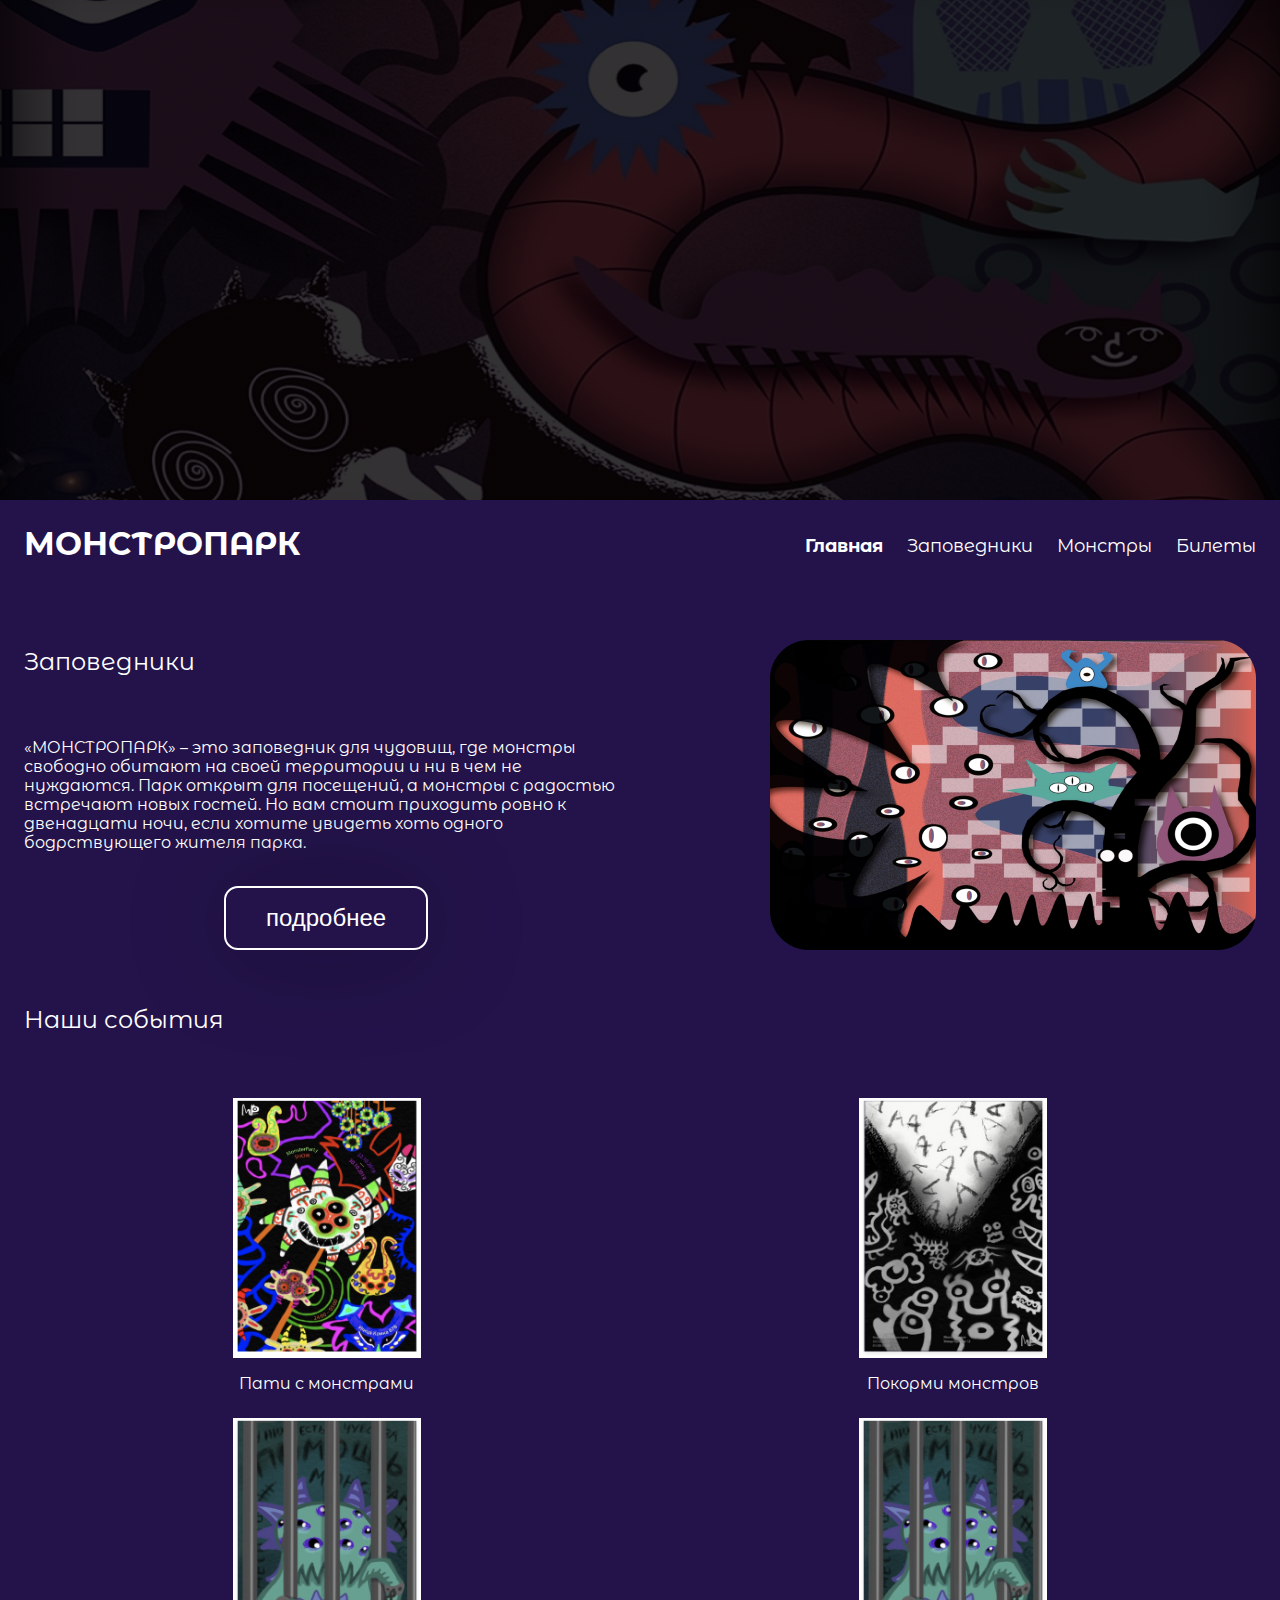
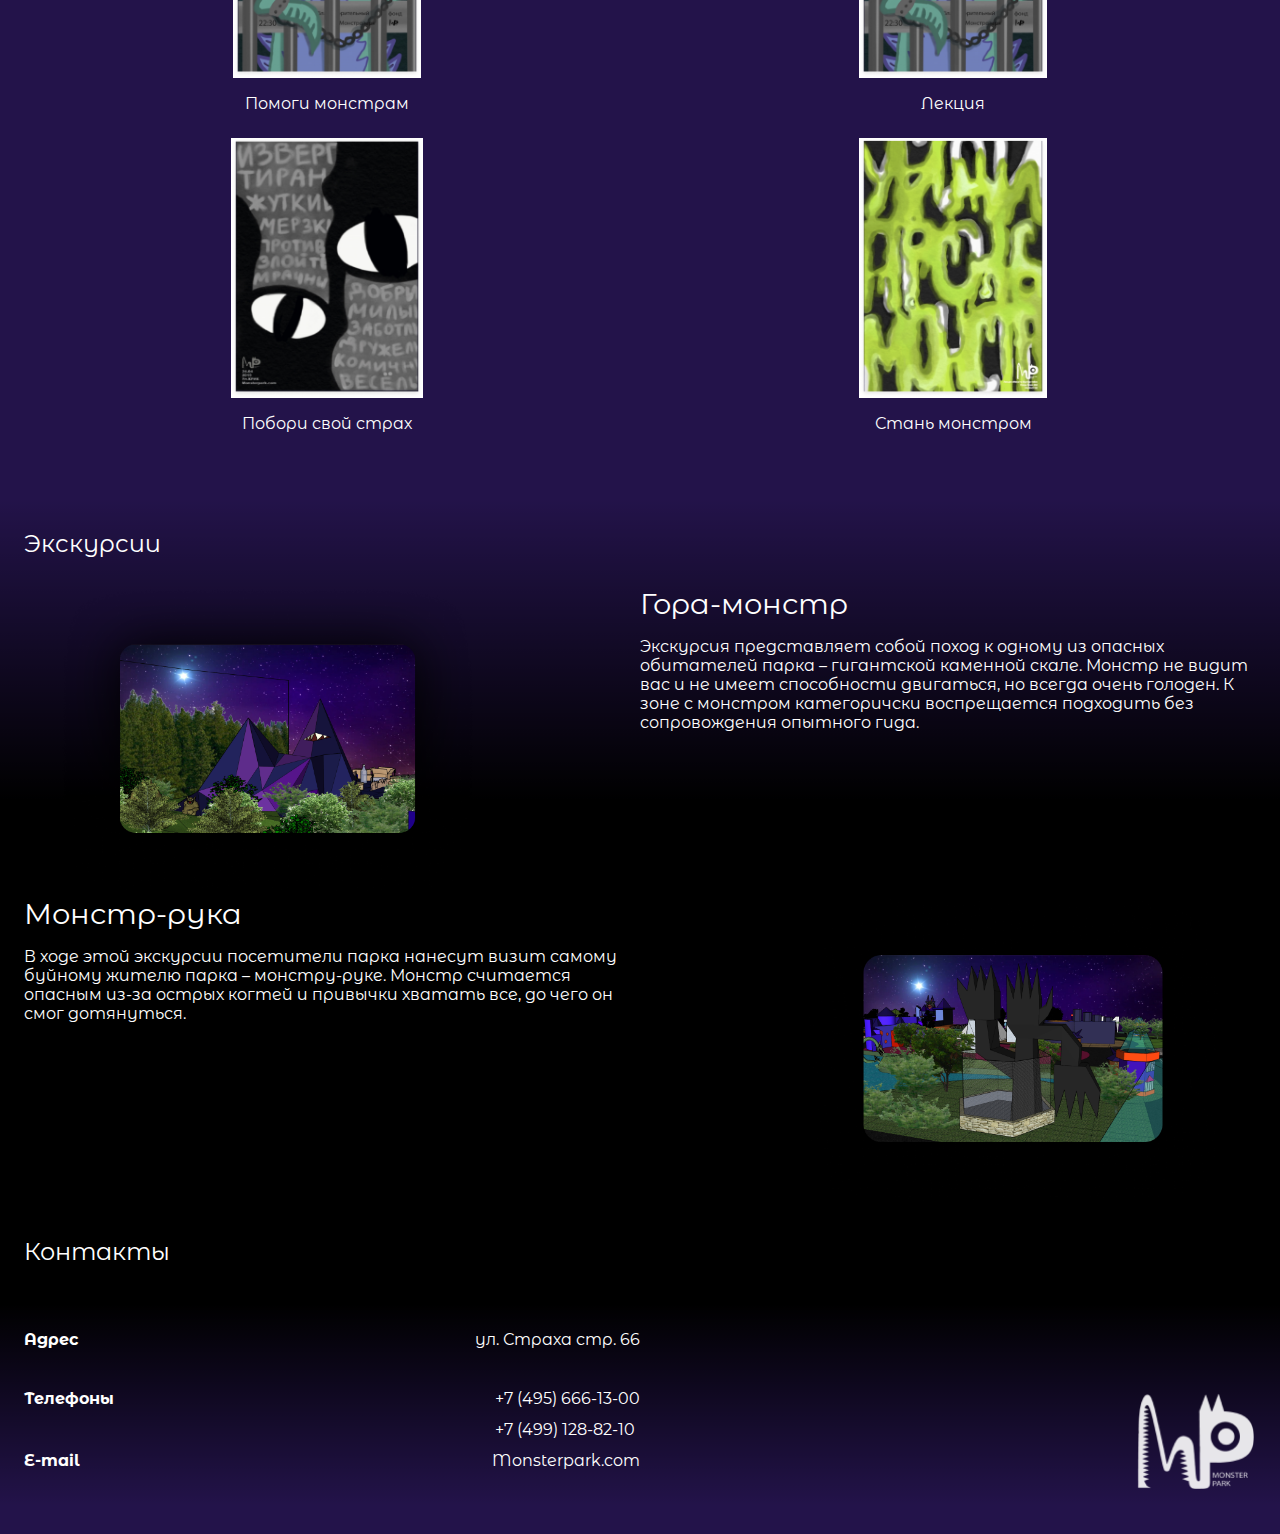
<file: index.html>
<!DOCTYPE html>
<html lang="en">

<head>
    <meta charset="UTF-8">
    <meta name="viewport" content="width=device-width, initial-scale=1.0">
    <link rel="stylesheet" href="./assets/styles/font.css">
    <link rel="stylesheet" href="./assets/styles/common.css">
    <link rel="stylesheet" href="./assets/styles/desktop.css">
    <link rel="stylesheet" href="./assets/styles/pad.css">
    <link rel="stylesheet" href="./assets/styles/phone.css">
    <title>Монстропарк</title>
</head>

<body>
    <div class="entertainment">
        <div class="spotlight-container">
            <div class="spotlight"></div>
        </div>
    </div>
    <header class="page-header page-paddings">
        <div class="page-header__name">
            <h1 class="name">Монстропарк</h1>
        </div>
        <div class="page-menu">
            <div class="main-menu main-menu_large">
                <ul class="main-menu__list">
                    <li class="main-menu__item main-menu__item_active">
                        <a class="link main-menu__link" href="./index.html">Главная</a>
                    </li>
                    <li class="main-menu__item">
                        <a class="link main-menu__link" href="./reserves.html">Заповедники</a>
                    </li>
                    <li class="main-menu__item">
                        <a class="link main-menu__link" href="./monsters.html">Монстры</a>
                    </li>
                    <li class="main-menu__item">
                        <a class="link main-menu__link" href="./tickets.html">Билеты</a>
                    </li>
                </ul>
            </div>
            <div class="main-menu main-menu_phone">
                <div class="main-menu__container">
                    <button class="main-menu__button">
                        <div class="menu__icon"></div>
                    </button>
                </div>
                <ul class="main-menu__list main-menu__list_hidden">
                    <li class="main-menu__item main-menu__item_active">
                        <a class="link main-menu__link" href="./index.html">Главная</a>
                    </li>
                    <li class="main-menu__item">
                        <a class="link main-menu__link" href="./reserves.html">Заповедники</a>
                    </li>
                    <li class="main-menu__item">
                        <a class="link main-menu__link" href="./monsters.html">Монстры</a>
                    </li>
                    <li class="main-menu__item">
                        <a class="link main-menu__link" href="./tickets.html">Билеты</a>
                    </li>
                </ul>
            </div>
        </div>
    </header>
    <main class="page-content">
        <section class="section page-paddings">
            <div class="informer">
                <div class="informer__column">
                    <h2>Заповедники</h2>
                    <div class="informer__container">
                        <p class="informer__text">
                            «МОНСТРОПАРК» – это заповедник для чудовищ, где монстры свободно обитают на своей территории и ни в чем не нуждаются. Парк открыт для посещений, а монстры с радостью встречают новых гостей. Но вам стоит приходить ровно к двенадцати ночи, если хотите увидеть
                            хоть одного бодрствующего жителя парка.
                        </p>
                    </div>
                    <div class="informer__container button-container">
                        <button class="button" onclick="location.href='./reserves.html'">Подробнее</button>
                    </div>
                </div>
                <div class="informer__column informer__column_right">
                    <div class="informer__image reserve-card"></div>
                </div>
            </div>
        </section>
        <section class="section section_gallery page-paddings">
            <h2>Наши события</h2>
            <div class="gallery gallery_events">
                <div class="gallery-card gallery-card_event card">
                    <div class="card__image">
                        <img class="image-card" src="./assets/images/card_1.jpg" alt="">
                    </div>
                    <p class="card__title">
                        Пати с монстрами
                    </p>
                </div>
                <div class="gallery-card gallery-card_event card">
                    <div class="card__image">
                        <img class="image-card" src="./assets/images/card_2.jpg" alt="">
                    </div>
                    <p class="card__title">
                        Покорми монстров
                    </p>
                </div>
                <div class="gallery-card gallery-card_event card">
                    <div class="card__image">
                        <img class="image-card" src="./assets/images/card_3.jpg" alt="">
                    </div>
                    <p class="card__title">
                        Помоги монстрам
                    </p>
                </div>
                <div class="gallery-card gallery-card_event card">
                    <div class="card__image">
                        <img class="image-card" src="./assets/images/card_3.jpg" alt="">
                    </div>
                    <p class="card__title">
                        Лекция
                    </p>
                </div>
                <div class="gallery-card gallery-card_event card">
                    <div class="card__image">
                        <img class="image-card" src="./assets/images/card_4.jpg" alt="">
                    </div>
                    <p class="card__title">
                        Побори свой страх
                    </p>
                </div>
                <div class="gallery-card gallery-card_event card">
                    <div class="card__image">
                        <img class="image-card" src="./assets/images/card_5.jpg" alt="">
                    </div>
                    <p class="card__title">
                        Стань монстром
                    </p>
                </div>
            </div>
        </section>
        <section class="section section_black section_rows page-paddings">
            <h2>Экскурсии</h2>

            <div class="informer">
                <div class="informer__column informer__column_left">
                    <div class="informer__image mountain-card"></div>
                </div>
                <div class="informer__column">
                    <div class="informer__container">
                        <h3 class="informer__title">Гора-монстр</h3>
                        <p class="informer__text">
                            Экскурсия представляет собой поход к одному из опасных обитателей парка – гигантской каменной скале. Монстр не видит вас и не имеет способности двигаться, но всегда очень голоден. К зоне с монстром категоричски воспрещается подходить без сопровождения
                            опытного гида.
                        </p>
                    </div>
                </div>
            </div>
            <div class="informer">
                <div class="informer__column">
                    <div class="informer__container">
                        <h3 class="informer__title">Монстр-рука</h3>
                        <p class="informer__text">
                            В ходе этой экскурсии посетители парка нанесут визит самому буйному жителю парка – монстру-руке. Монстр считается опасным из-за острых когтей и привычки хватать все, до чего он смог дотянуться.
                        </p>
                    </div>
                </div>
                <div class="informer__column informer__column_right">
                    <div class="informer__image hand-card"></div>
                </div>
            </div>
        </section>
    </main>
    <footer class="page-footer page-paddings">
        <h2>Контакты</h2>
        <div class="footer-content">
            <div class="footer__contacts contacts">
                <div class="contacts__row">
                    <div class="contacts__cell contacts__title">Адрес</div>
                    <div class="contacts__cell contacts__info">ул. Страха стр. 66</div>
                </div>
                <div class="contacts__row">
                    <div class="contacts__cell contacts__title">Телефоны</div>
                    <div class="contacts__cell contacts__info">
                        <p class="contacts__text">+7 (495) 666-13-00 </p>
                        <p class="contacts__text">+7 (499) 128-82-10</p>
                    </div>
                </div>
                <div class="contacts__row">
                    <div class="contacts__cell contacts__title">E-mail</div>
                    <div class="contacts__cell contacts__info">Monsterpark.com</div>
                </div>
            </div>
            <div class="footer__logo">
                <div class="logo"></div>
            </div>
        </div>
    </footer>
    <script src="./assets/js/index.js"></script>
</body>

</html>
</file>
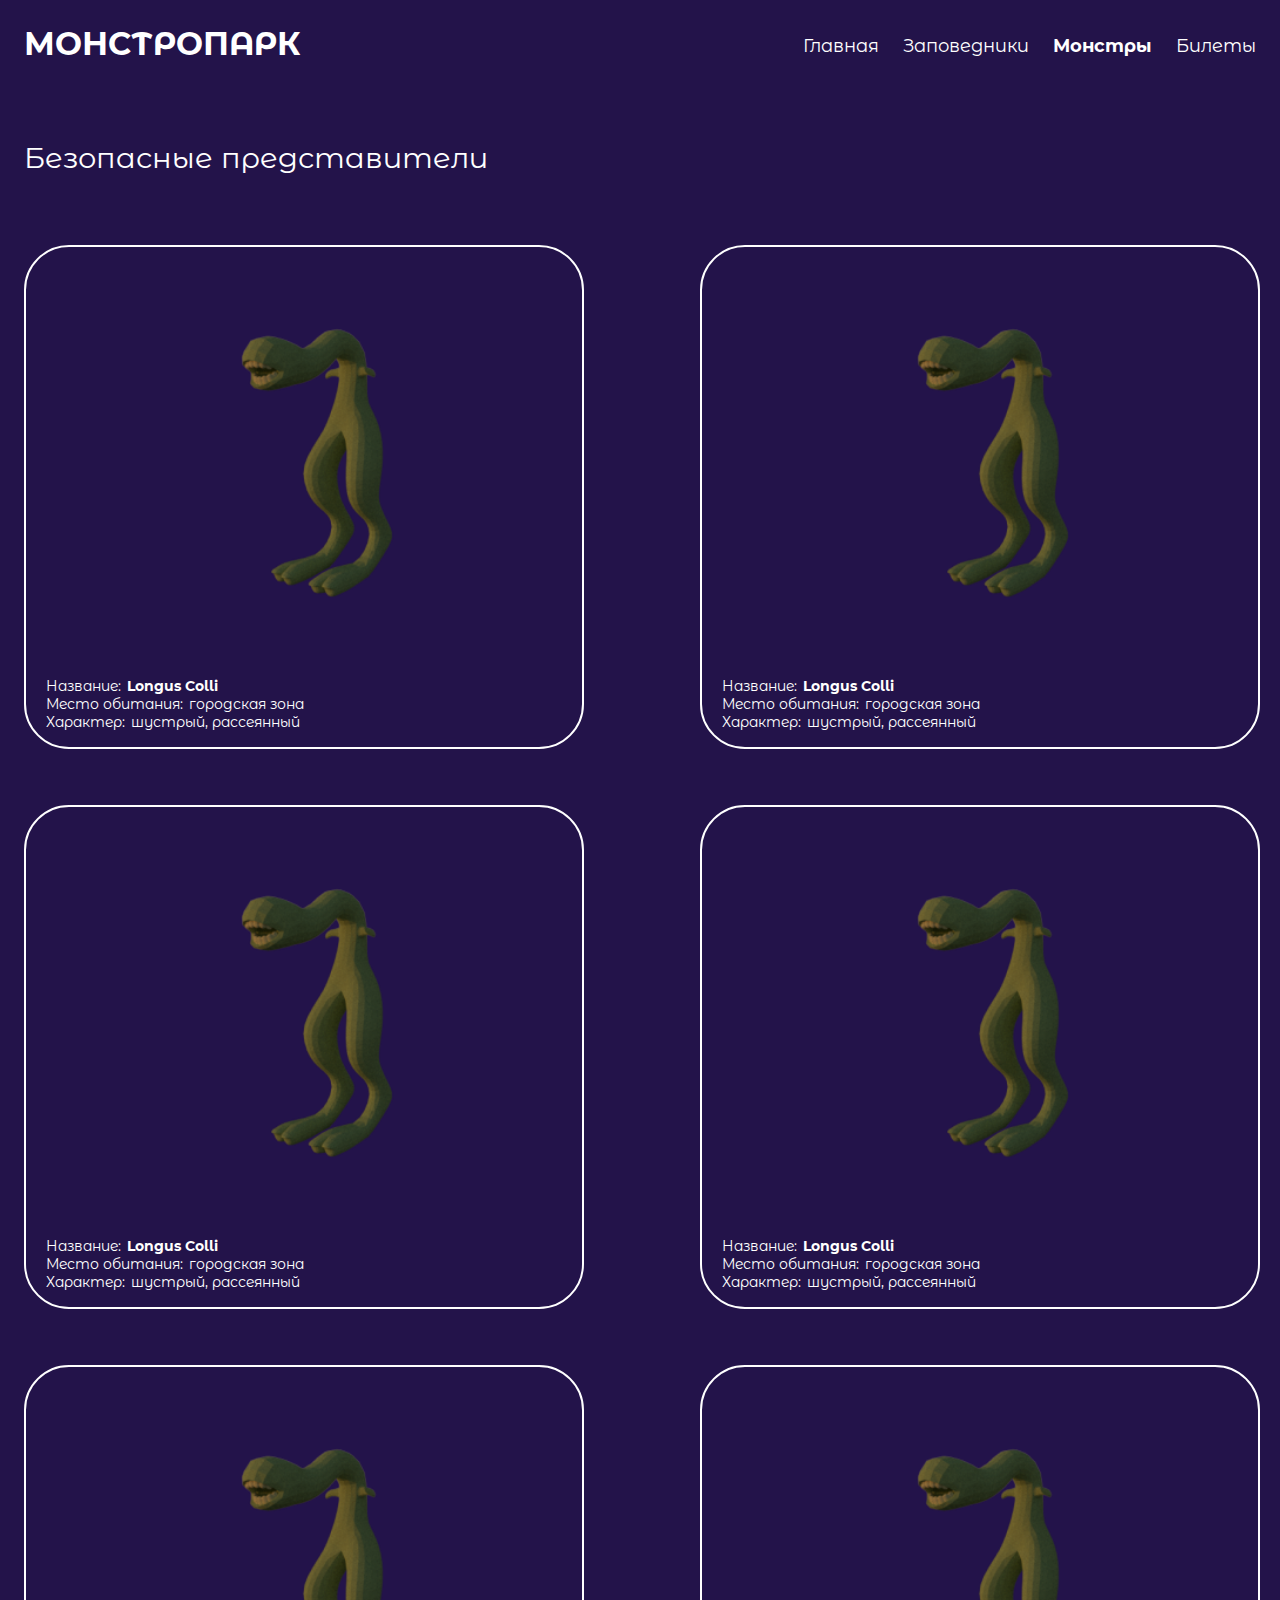
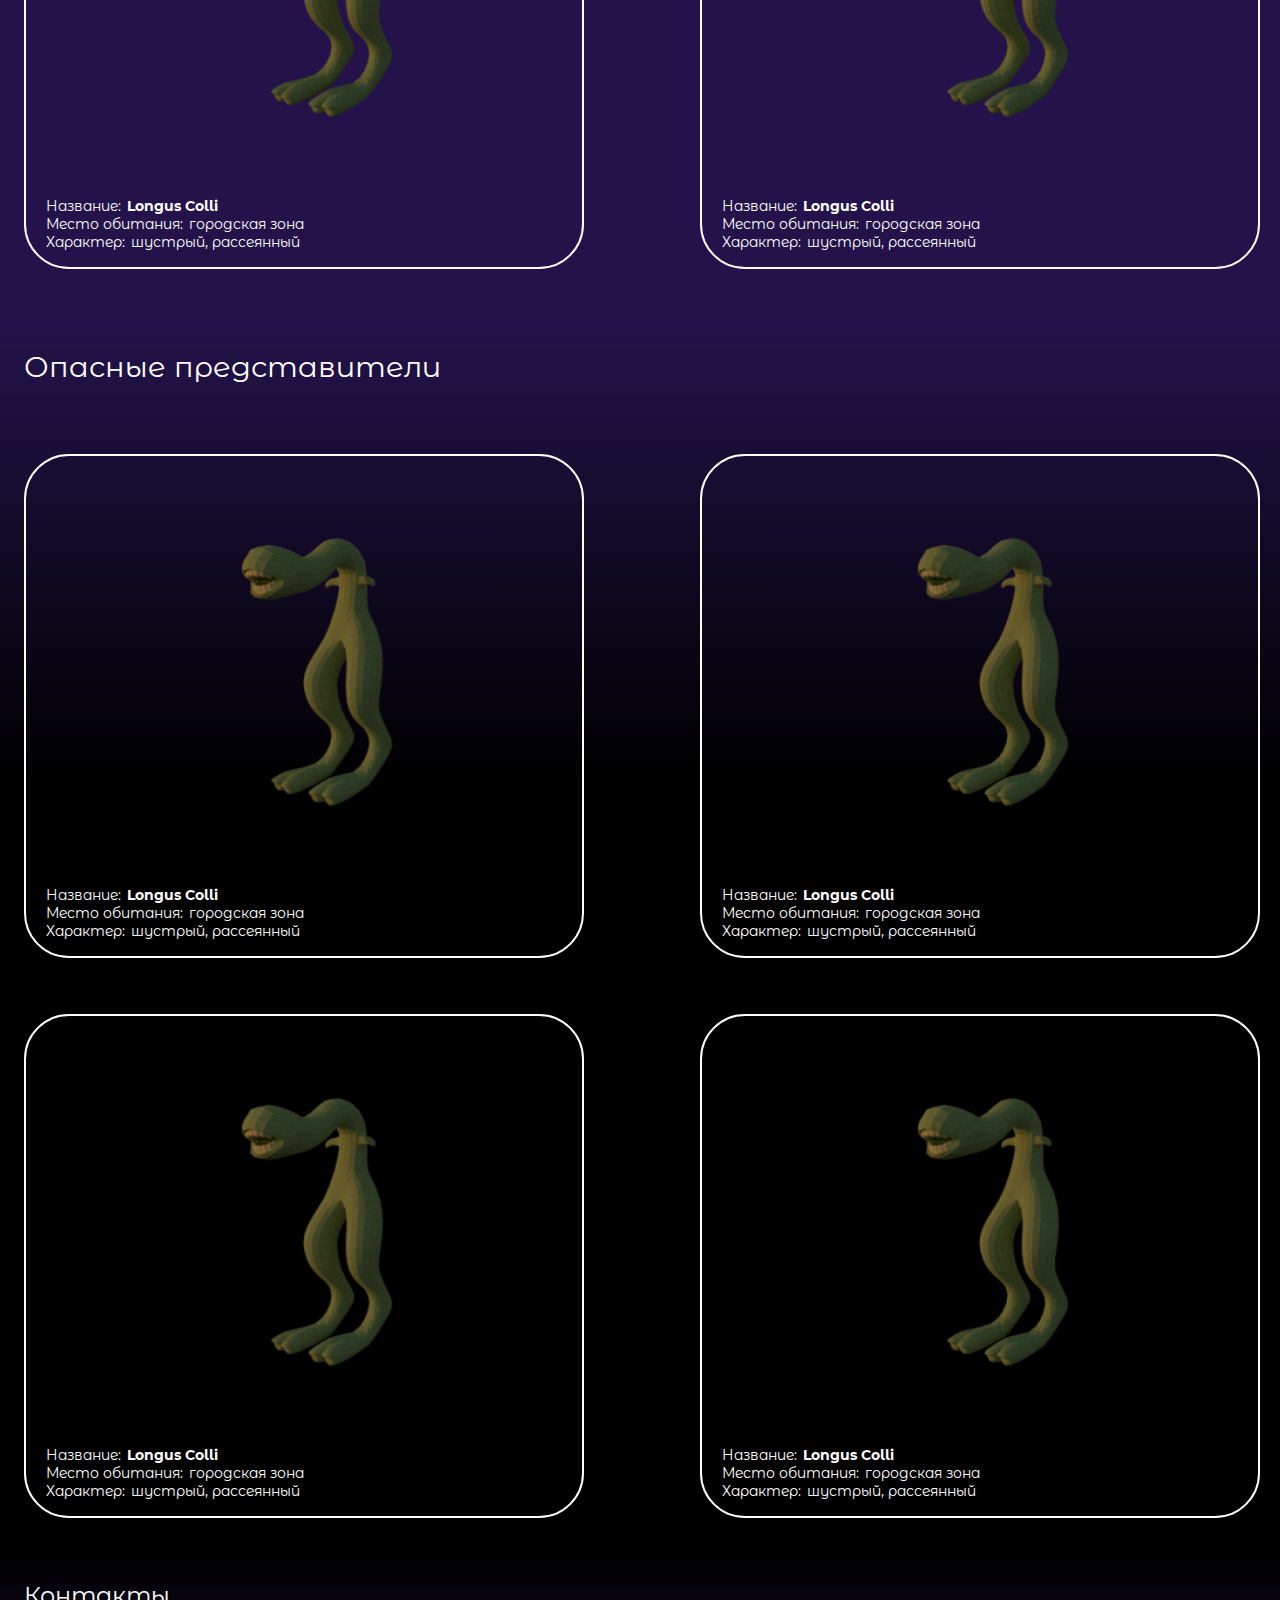
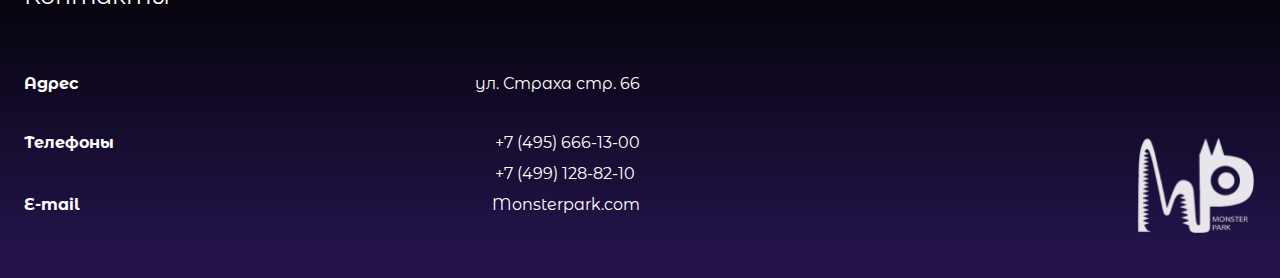
<file: monsters.html>
<!DOCTYPE html>
<html lang="en">

<head>
    <meta charset="UTF-8">
    <meta name="viewport" content="width=device-width, initial-scale=1.0">
    <link rel="stylesheet" href="./assets/styles/font.css">
    <link rel="stylesheet" href="./assets/styles/common.css">
    <link rel="stylesheet" href="./assets/styles/desktop.css">
    <link rel="stylesheet" href="./assets/styles/pad.css">
    <link rel="stylesheet" href="./assets/styles/phone.css">
    <title>Монстропарк - Монстры</title>
</head>

<body>
    <header class="page-header page-paddings">
        <div class="page-header__name">
            <h1 class="name">Монстропарк</h1>
        </div>
        <div class="page-menu">
            <div class="main-menu main-menu_large">
                <ul class="main-menu__list">
                    <li class="main-menu__item">
                        <a class="link main-menu__link" href="./index.html">Главная</a>
                    </li>
                    <li class="main-menu__item">
                        <a class="link main-menu__link" href="./reserves.html">Заповедники</a>
                    </li>
                    <li class="main-menu__item main-menu__item_active">
                        <a class="link main-menu__link" href="./monsters.html">Монстры</a>
                    </li>
                    <li class="main-menu__item">
                        <a class="link main-menu__link" href="./tickets.html">Билеты</a>
                    </li>
                </ul>
            </div>
            <div class="main-menu main-menu_phone">
                <div class="main-menu__container">
                    <button class="main-menu__button">
                        <div class="menu__icon"></div>
                    </button>
                </div>
                <ul class="main-menu__list main-menu__list_hidden">
                    <li class="main-menu__item">
                        <a class="link main-menu__link" href="./index.html">Главная</a>
                    </li>
                    <li class="main-menu__item">
                        <a class="link main-menu__link" href="./reserves.html">Заповедники</a>
                    </li>
                    <li class="main-menu__item main-menu__item_active">
                        <a class="link main-menu__link" href="./monsters.html">Монстры</a>
                    </li>
                    <li class="main-menu__item">
                        <a class="link main-menu__link" href="./tickets.html">Билеты</a>
                    </li>
                </ul>
            </div>
        </div>
    </header>
    <section class="section page-paddings section_rows">
        <h3 class="header_margin-bottom">Безопасные представители</h3>
        <div class="gallery gallery_monsters">
            <div class="gallery-card card">
                <div class="card__image card__image_1"></div>
                <div class="card__info">
                    <div class="card__info-row">
                        <div class="card__info-title">Название:</div>
                        <div class="card__info-description card__info-description_bold">Longus Colli</div>
                    </div>
                    <div class="card__info-row">
                        <div class="card__info-title">Место обитания:</div>
                        <div class="card__info-description">городская зона</div>
                    </div>
                    <div class="card__info-row">
                        <div class="card__info-title">Характер:</div>
                        <div class="card__info-description">шустрый, рассеянный</div>
                    </div>
                </div>
            </div>
            <div class="gallery-card card">
                <div class="card__image card__image_1"></div>
                <div class="card__info">
                    <div class="card__info-row">
                        <div class="card__info-title">Название:</div>
                        <div class="card__info-description card__info-description_bold">Longus Colli</div>
                    </div>
                    <div class="card__info-row">
                        <div class="card__info-title">Место обитания:</div>
                        <div class="card__info-description">городская зона</div>
                    </div>
                    <div class="card__info-row">
                        <div class="card__info-title">Характер:</div>
                        <div class="card__info-description">шустрый, рассеянный</div>
                    </div>
                </div>
            </div>
            <div class="gallery-card card">
                <div class="card__image card__image_1"></div>
                <div class="card__info">
                    <div class="card__info-row">
                        <div class="card__info-title">Название:</div>
                        <div class="card__info-description card__info-description_bold">Longus Colli</div>
                    </div>
                    <div class="card__info-row">
                        <div class="card__info-title">Место обитания:</div>
                        <div class="card__info-description">городская зона</div>
                    </div>
                    <div class="card__info-row">
                        <div class="card__info-title">Характер:</div>
                        <div class="card__info-description">шустрый, рассеянный</div>
                    </div>
                </div>
            </div>
            <div class="gallery-card card">
                <div class="card__image card__image_1"></div>
                <div class="card__info">
                    <div class="card__info-row">
                        <div class="card__info-title">Название:</div>
                        <div class="card__info-description card__info-description_bold">Longus Colli</div>
                    </div>
                    <div class="card__info-row">
                        <div class="card__info-title">Место обитания:</div>
                        <div class="card__info-description">городская зона</div>
                    </div>
                    <div class="card__info-row">
                        <div class="card__info-title">Характер:</div>
                        <div class="card__info-description">шустрый, рассеянный</div>
                    </div>
                </div>
            </div>
            <div class="gallery-card card">
                <div class="card__image card__image_1"></div>
                <div class="card__info">
                    <div class="card__info-row">
                        <div class="card__info-title">Название:</div>
                        <div class="card__info-description card__info-description_bold">Longus Colli</div>
                    </div>
                    <div class="card__info-row">
                        <div class="card__info-title">Место обитания:</div>
                        <div class="card__info-description">городская зона</div>
                    </div>
                    <div class="card__info-row">
                        <div class="card__info-title">Характер:</div>
                        <div class="card__info-description">шустрый, рассеянный</div>
                    </div>
                </div>
            </div>
            <div class="gallery-card card">
                <div class="card__image card__image_1"></div>
                <div class="card__info">
                    <div class="card__info-row">
                        <div class="card__info-title">Название:</div>
                        <div class="card__info-description card__info-description_bold">Longus Colli</div>
                    </div>
                    <div class="card__info-row">
                        <div class="card__info-title">Место обитания:</div>
                        <div class="card__info-description">городская зона</div>
                    </div>
                    <div class="card__info-row">
                        <div class="card__info-title">Характер:</div>
                        <div class="card__info-description">шустрый, рассеянный</div>
                    </div>
                </div>
            </div>
        </div>
    </section>
    <section class="section page-paddings section_black section_rows">
        <h3 class="header_margin-bottom">Опасные представители</h3>
        <div class="gallery gallery_monsters">
            <div class="gallery-card card">
                <div class="card__image card__image_1"></div>
                <div class="card__info">
                    <div class="card__info-row">
                        <div class="card__info-title">Название:</div>
                        <div class="card__info-description card__info-description_bold">Longus Colli</div>
                    </div>
                    <div class="card__info-row">
                        <div class="card__info-title">Место обитания:</div>
                        <div class="card__info-description">городская зона</div>
                    </div>
                    <div class="card__info-row">
                        <div class="card__info-title">Характер:</div>
                        <div class="card__info-description">шустрый, рассеянный</div>
                    </div>
                </div>
            </div>
            <div class="gallery-card card">
                <div class="card__image card__image_1"></div>
                <div class="card__info">
                    <div class="card__info-row">
                        <div class="card__info-title">Название:</div>
                        <div class="card__info-description card__info-description_bold">Longus Colli</div>
                    </div>
                    <div class="card__info-row">
                        <div class="card__info-title">Место обитания:</div>
                        <div class="card__info-description">городская зона</div>
                    </div>
                    <div class="card__info-row">
                        <div class="card__info-title">Характер:</div>
                        <div class="card__info-description">шустрый, рассеянный</div>
                    </div>
                </div>
            </div>
            <div class="gallery-card card">
                <div class="card__image card__image_1"></div>
                <div class="card__info">
                    <div class="card__info-row">
                        <div class="card__info-title">Название:</div>
                        <div class="card__info-description card__info-description_bold">Longus Colli</div>
                    </div>
                    <div class="card__info-row">
                        <div class="card__info-title">Место обитания:</div>
                        <div class="card__info-description">городская зона</div>
                    </div>
                    <div class="card__info-row">
                        <div class="card__info-title">Характер:</div>
                        <div class="card__info-description">шустрый, рассеянный</div>
                    </div>
                </div>
            </div>
            <div class="gallery-card card">
                <div class="card__image card__image_1"></div>
                <div class="card__info">
                    <div class="card__info-row">
                        <div class="card__info-title">Название:</div>
                        <div class="card__info-description card__info-description_bold">Longus Colli</div>
                    </div>
                    <div class="card__info-row">
                        <div class="card__info-title">Место обитания:</div>
                        <div class="card__info-description">городская зона</div>
                    </div>
                    <div class="card__info-row">
                        <div class="card__info-title">Характер:</div>
                        <div class="card__info-description">шустрый, рассеянный</div>
                    </div>
                </div>
            </div>
        </div>
    </section>
    <footer class="page-footer page-paddings">
        <h2>Контакты</h2>
        <div class="footer-content">
            <div class="footer__contacts contacts">
                <div class="contacts__row">
                    <div class="contacts__cell contacts__title">Адрес</div>
                    <div class="contacts__cell contacts__info">ул. Страха стр. 66</div>
                </div>
                <div class="contacts__row">
                    <div class="contacts__cell contacts__title">Телефоны</div>
                    <div class="contacts__cell contacts__info">
                        <p class="contacts__text">+7 (495) 666-13-00 </p>
                        <p class="contacts__text">+7 (499) 128-82-10</p>
                    </div>
                </div>
                <div class="contacts__row">
                    <div class="contacts__cell contacts__title">E-mail</div>
                    <div class="contacts__cell contacts__info">Monsterpark.com</div>
                </div>
            </div>
            <div class="footer__logo">
                <div class="logo"></div>
            </div>
        </div>
    </footer>
    <script src="./assets/js/index.js"></script>
</body>

</html>
</file>
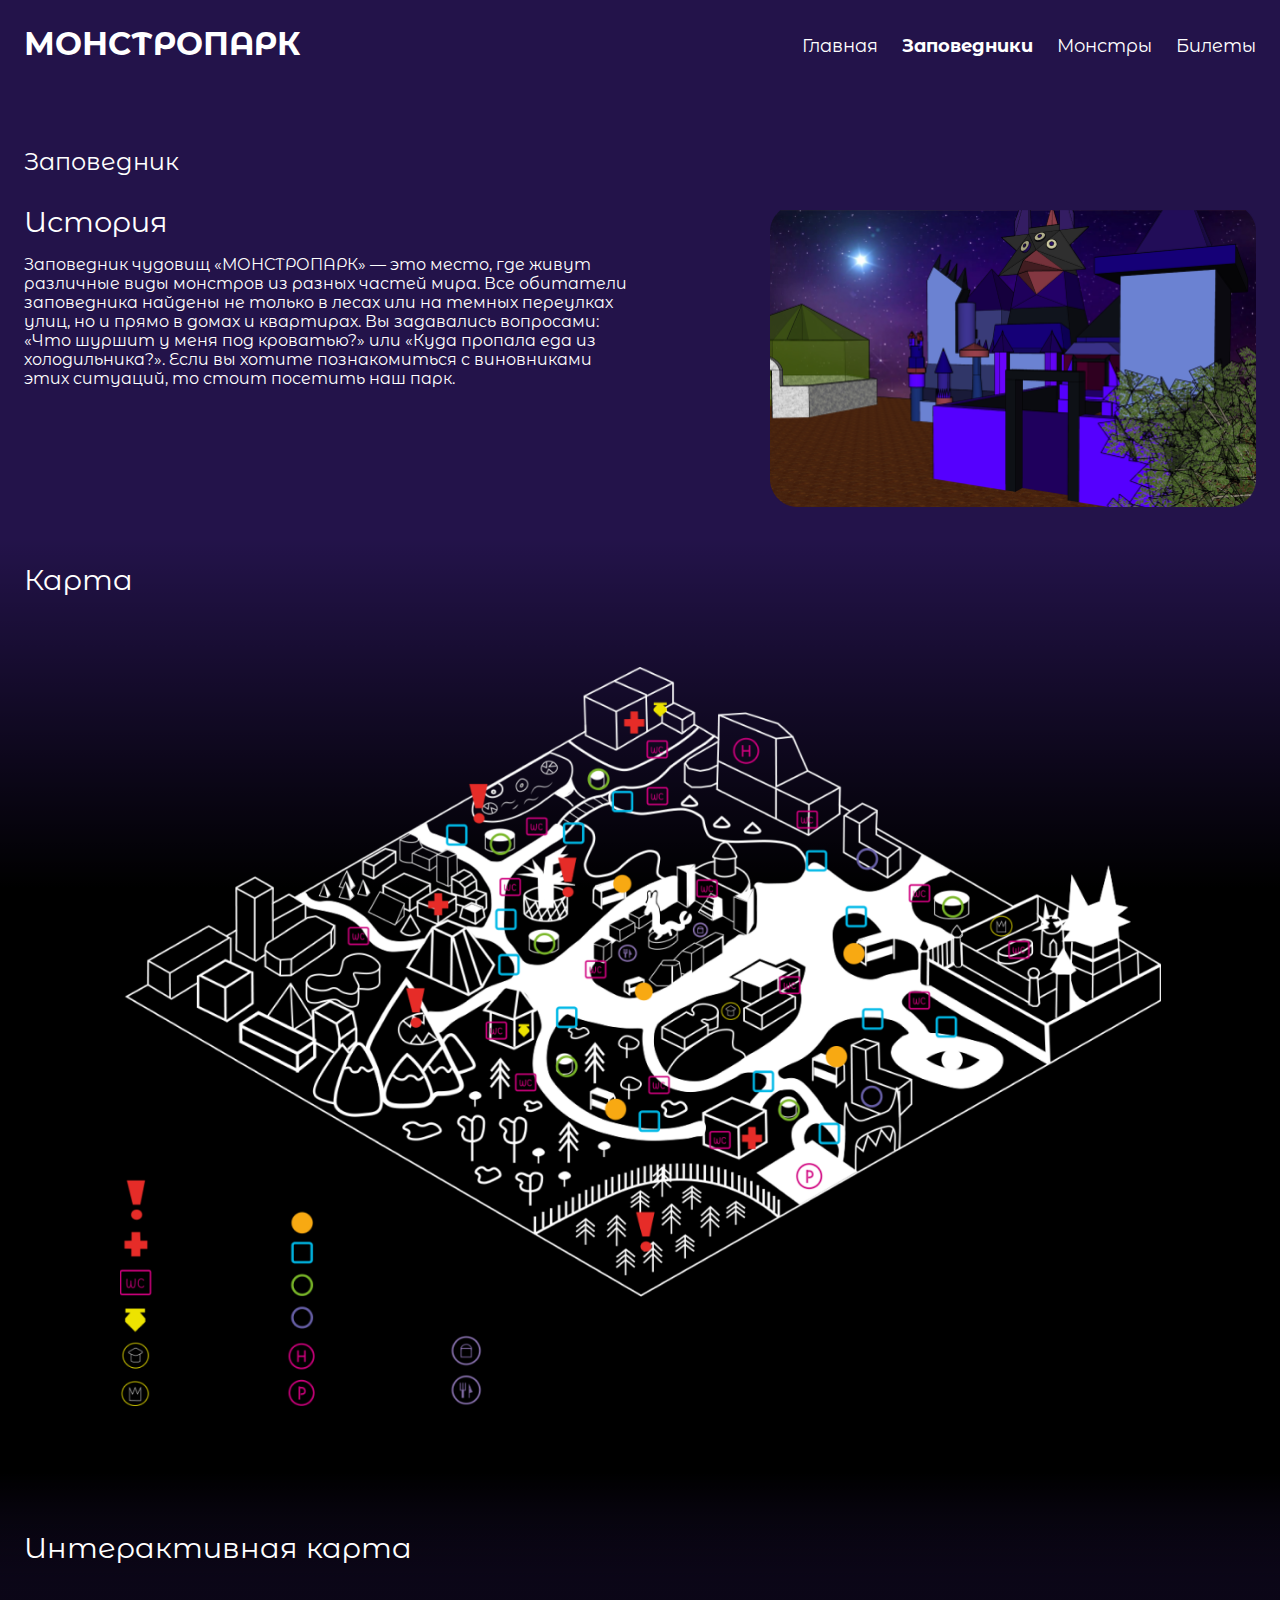
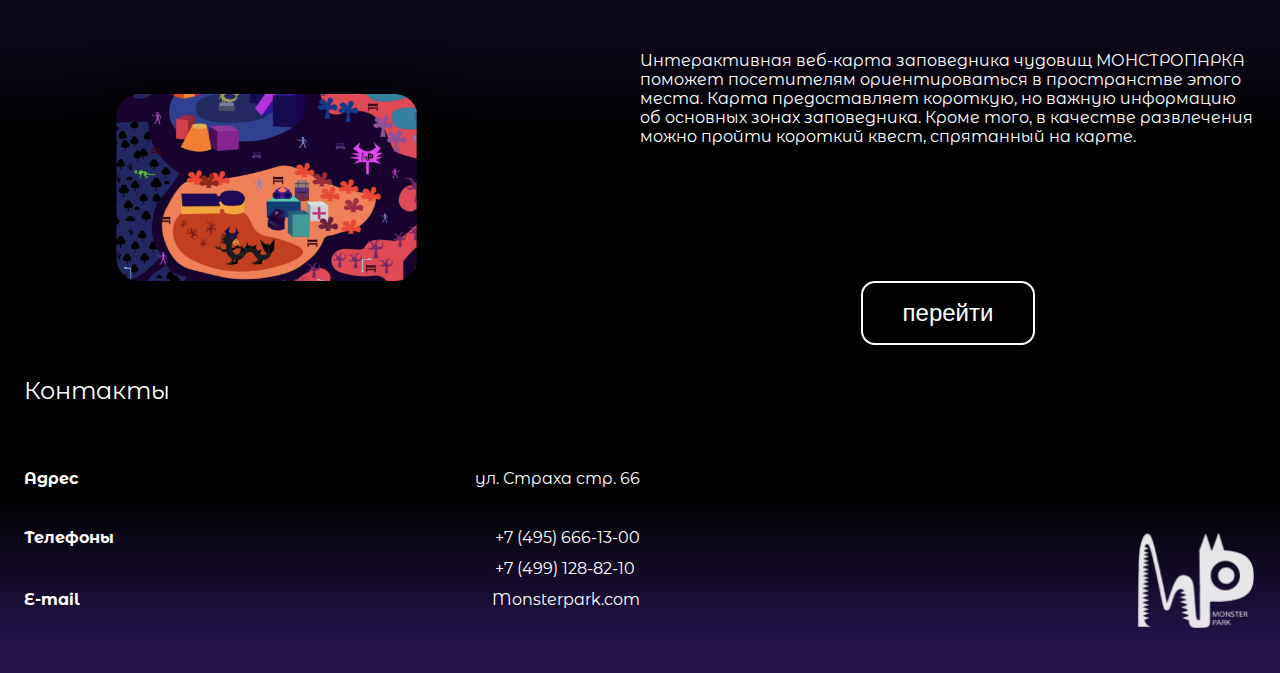
<file: reserves.html>
<!DOCTYPE html>
<html lang="en">

<head>
    <meta charset="UTF-8">
    <meta name="viewport" content="width=device-width, initial-scale=1.0">
    <link rel="stylesheet" href="./assets/styles/font.css">
    <link rel="stylesheet" href="./assets/styles/common.css">
    <link rel="stylesheet" href="./assets/styles/desktop.css">
    <link rel="stylesheet" href="./assets/styles/pad.css">
    <link rel="stylesheet" href="./assets/styles/phone.css">
    <title>Монстропарк - Заповедники</title>
</head>

<body>
    <header class="page-header page-paddings">
        <div class="page-header__name">
            <h1 class="name">Монстропарк</h1>
        </div>
        <div class="page-menu">
            <div class="main-menu main-menu_large">
                <ul class="main-menu__list">
                    <li class="main-menu__item">
                        <a class="link main-menu__link" href="./index.html">Главная</a>
                    </li>
                    <li class="main-menu__item">
                        <a class="link main-menu__link main-menu__item_active" href="./reserves.html">Заповедники</a>
                    </li>
                    <li class="main-menu__item">
                        <a class="link main-menu__link" href="./monsters.html">Монстры</a>
                    </li>
                    <li class="main-menu__item">
                        <a class="link main-menu__link" href="./tickets.html">Билеты</a>
                    </li>
                </ul>
            </div>
            <div class="main-menu main-menu_phone">
                <div class="main-menu__container">
                    <button class="main-menu__button">
                        <div class="menu__icon"></div>
                    </button>
                </div>
                <ul class="main-menu__list main-menu__list_hidden">
                    <li class="main-menu__item">
                        <a class="link main-menu__link" href="./index.html">Главная</a>
                    </li>
                    <li class="main-menu__item main-menu__item_active">
                        <a class="link main-menu__link" href="./reserves.html">Заповедники</a>
                    </li>
                    <li class="main-menu__item">
                        <a class="link main-menu__link" href="./monsters.html">Монстры</a>
                    </li>
                    <li class="main-menu__item">
                        <a class="link main-menu__link" href="./tickets.html">Билеты</a>
                    </li>
                </ul>
            </div>
        </div>
    </header>
    <main class="page-content">
        <section class="section page-paddings section_rows">
            <h2>Заповедник</h2>
            <div class="informer">
                <div class="informer__column informer__column_top">
                    <h3>История</h3>
                    <div class="informer__container">
                        <p class="informer__text">
                            Заповедник чудовищ «МОНСТРОПАРК» — это место, где живут различные виды монстров из разных частей мира. Все обитатели заповедника найдены не только в лесах или на темных переулках улиц, но и прямо в домах и квартирах. Вы задавались вопросами: «Что шуршит
                            у меня под кроватью?» или «Куда пропала еда из холодильника?». Если вы хотите познакомиться с виновниками этих ситуаций, то стоит посетить наш парк.
                        </p>
                    </div>
                </div>
                <div class="informer__column informer__column_right">
                    <div class="informer__image reserve-history-card"></div>
                </div>
            </div>
        </section>
        <section class="section page-paddings section_rows section_black">
            <h3 class="header_margin-bottom">Карта</h3>
            <div class="reserve-big-map"></div>
        </section>
        <section class="section section_margin-top page-paddings section_rows section_black">
            <h3 class="header_margin-bottom">Интерактивная карта</h3>
            <div class="informer">
                <div class="informer__column informer__column_left">
                    <div class="informer__image reserve-map-card"></div>
                </div>
                <div class="informer__column">
                    <div class="informer__container">
                        <p class="informer__text">
                            Интерактивная веб-карта заповедника чудовищ МОНСТРОПАРКА поможет посетителям ориентироваться в пространстве этого места. Карта предоставляет короткую, но важную информацию об основных зонах заповедника. Кроме того, в качестве развлечения можно пройти
                            короткий квест, спрятанный на карте.
                        </p>
                    </div>
                    <div class="informer__container button-container">
                        <button class="button" onclick="location.href='https://vitalia888.github.io/map/'">Перейти</button>
                    </div>
                </div>
            </div>
        </section>
    </main>
    <footer class="page-footer page-paddings">
        <h2>Контакты</h2>
        <div class="footer-content">
            <div class="footer__contacts contacts">
                <div class="contacts__row">
                    <div class="contacts__cell contacts__title">Адрес</div>
                    <div class="contacts__cell contacts__info">ул. Страха стр. 66</div>
                </div>
                <div class="contacts__row">
                    <div class="contacts__cell contacts__title">Телефоны</div>
                    <div class="contacts__cell contacts__info">
                        <p class="contacts__text">+7 (495) 666-13-00 </p>
                        <p class="contacts__text">+7 (499) 128-82-10</p>
                    </div>
                </div>
                <div class="contacts__row">
                    <div class="contacts__cell contacts__title">E-mail</div>
                    <div class="contacts__cell contacts__info">Monsterpark.com</div>
                </div>
            </div>
            <div class="footer__logo">
                <div class="logo"></div>
            </div>
        </div>
    </footer>
    <script src="./assets/js/index.js"></script>
</body>

</html>
</file>
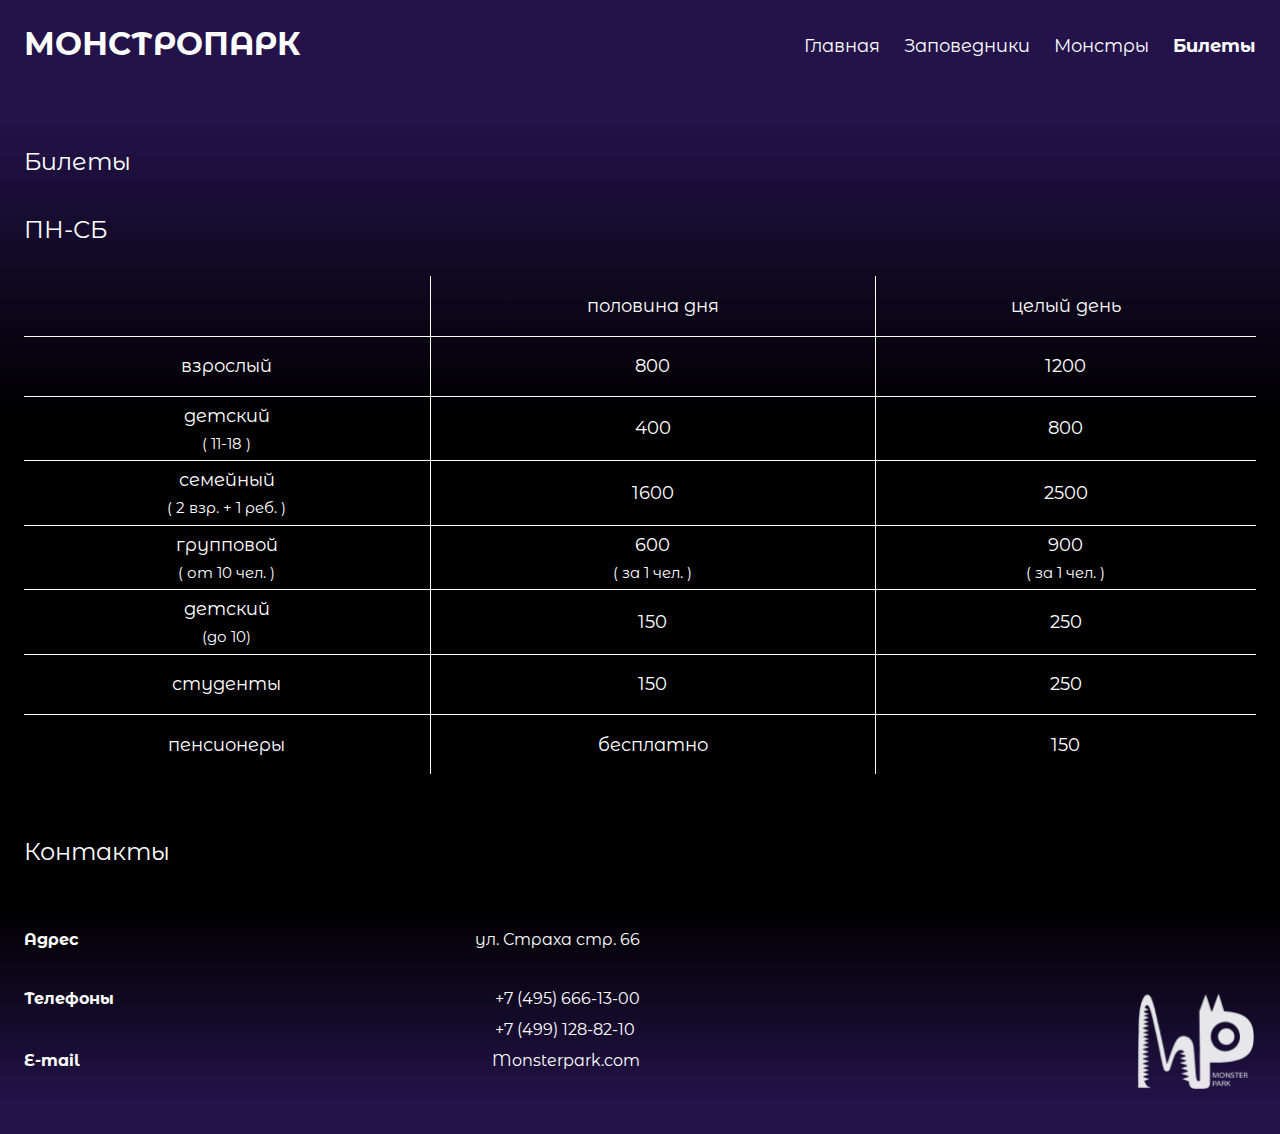
<file: tickets.html>
<!DOCTYPE html>
<html lang="en">

<head>
    <meta charset="UTF-8">
    <meta name="viewport" content="width=device-width, initial-scale=1.0">
    <link rel="stylesheet" href="./assets/styles/font.css">
    <link rel="stylesheet" href="./assets/styles/common.css">
    <link rel="stylesheet" href="./assets/styles/desktop.css">
    <link rel="stylesheet" href="./assets/styles/pad.css">
    <link rel="stylesheet" href="./assets/styles/phone.css">
    <title>Монстропарк - Билеты</title>
</head>

<body>
    <header class="page-header page-paddings">
        <div class="page-header__name">
            <h1 class="name">Монстропарк</h1>
        </div>
        <div class="page-menu">
            <div class="main-menu main-menu_large">
                <ul class="main-menu__list">
                    <li class="main-menu__item">
                        <a class="link main-menu__link" href="./index.html">Главная</a>
                    </li>
                    <li class="main-menu__item">
                        <a class="link main-menu__link" href="./reserves.html">Заповедники</a>
                    </li>
                    <li class="main-menu__item">
                        <a class="link main-menu__link" href="./monsters.html">Монстры</a>
                    </li>
                    <li class="main-menu__item main-menu__item_active">
                        <a class="link main-menu__link" href="./tickets.html">Билеты</a>
                    </li>
                </ul>
            </div>
            <div class="main-menu main-menu_phone">
                <div class="main-menu__container">
                    <button class="main-menu__button">
                        <div class="menu__icon"></div>
                    </button>
                </div>
                <ul class="main-menu__list main-menu__list_hidden">
                    <li class="main-menu__item">
                        <a class="link main-menu__link" href="./index.html">Главная</a>
                    </li>
                    <li class="main-menu__item">
                        <a class="link main-menu__link" href="./reserves.html">Заповедники</a>
                    </li>
                    <li class="main-menu__item">
                        <a class="link main-menu__link" href="./monsters.html">Монстры</a>
                    </li>
                    <li class="main-menu__item main-menu__item_active">
                        <a class="link main-menu__link" href="./tickets.html">Билеты</a>
                    </li>
                </ul>
            </div>
        </div>
    </header>
    <section class="section page-paddings section_black section_rows">
        <h2 class="header_margin-bottom">Билеты</h2>
        <h2 class="header_margin-bottom">ПН-СБ</h2>
        <table class="table_tickets">
            <tr>
                <td></td>
                <td>половина дня</td>
                <td>целый день</td>
            </tr>
            <tr>
                <td>взрослый</td>
                <td>800</td>
                <td>1200</td>
            </tr>
            <tr>
                <td>детский<br><sub>( 11-18 )</sub></td>
                <td>400</td>
                <td>800</td>
            </tr>
            <tr>
                <td>семейный<br><sub>( 2 взр. + 1 реб. )</sub></td>
                <td>1600</td>
                <td>2500</td>
            </tr>
            <tr>
                <td>групповой<br><sub>( от 10 чел. )</sub></td>
                <td>600<br><sub>( за 1 чел. )</sub></td>
                <td>900<br><sub>( за 1 чел. )</sub></td>
            </tr>
            <tr>
                <td>детский<br><sub>(до 10)</sub></td>
                <td>150</td>
                <td>250</td>
            </tr>
            <tr>
                <td>студенты</td>
                <td>150</td>
                <td>250</td>
            </tr>
            <tr>
                <td>пенсионеры</td>
                <td>бесплатно</td>
                <td>150</td>
            </tr>
        </table>
    </section>
    <footer class="page-footer page-paddings">
        <h2>Контакты</h2>
        <div class="footer-content">
            <div class="footer__contacts contacts">
                <div class="contacts__row">
                    <div class="contacts__cell contacts__title">Адрес</div>
                    <div class="contacts__cell contacts__info">ул. Страха стр. 66</div>
                </div>
                <div class="contacts__row">
                    <div class="contacts__cell contacts__title">Телефоны</div>
                    <div class="contacts__cell contacts__info">
                        <p class="contacts__text">+7 (495) 666-13-00 </p>
                        <p class="contacts__text">+7 (499) 128-82-10</p>
                    </div>
                </div>
                <div class="contacts__row">
                    <div class="contacts__cell contacts__title">E-mail</div>
                    <div class="contacts__cell contacts__info">Monsterpark.com</div>
                </div>
            </div>
            <div class="footer__logo">
                <div class="logo"></div>
            </div>
        </div>
    </footer>
    <script src="./assets/js/index.js"></script>
</body>

</html>
</file>
<file: assets/styles/font.css>
@font-face {
    font-family: 'Montserrat Alternates';
    src: url('../fonts/MontserratAlternates-SemiBoldItalic.eot');
    src: local('Montserrat Alternates SemiBold Italic'), local('MontserratAlternates-SemiBoldItalic'), url('../fonts/MontserratAlternates-SemiBoldItalic.eot?#iefix') format('embedded-opentype'), url('../fonts/MontserratAlternates-SemiBoldItalic.woff2') format('woff2'), url('../fonts/MontserratAlternates-SemiBoldItalic.woff') format('woff'), url('../fonts/MontserratAlternates-SemiBoldItalic.ttf') format('truetype');
    font-weight: 600;
    font-style: italic;
}

@font-face {
    font-family: 'Montserrat Alternates';
    src: url('../fonts/MontserratAlternates-Bold.eot');
    src: local('Montserrat Alternates Bold'), local('MontserratAlternates-Bold'), url('../fonts/MontserratAlternates-Bold.eot?#iefix') format('embedded-opentype'), url('../fonts/MontserratAlternates-Bold.woff2') format('woff2'), url('../fonts/MontserratAlternates-Bold.woff') format('woff'), url('../fonts/MontserratAlternates-Bold.ttf') format('truetype');
    font-weight: bold;
    font-style: normal;
}

@font-face {
    font-family: 'Montserrat Alternates';
    src: url('../fonts/MontserratAlternates-SemiBold.eot');
    src: local('Montserrat Alternates SemiBold'), local('MontserratAlternates-SemiBold'), url('../fonts/MontserratAlternates-SemiBold.eot?#iefix') format('embedded-opentype'), url('../fonts/MontserratAlternates-SemiBold.woff2') format('woff2'), url('../fonts/MontserratAlternates-SemiBold.woff') format('woff'), url('../fonts/MontserratAlternates-SemiBold.ttf') format('truetype');
    font-weight: 600;
    font-style: normal;
}

@font-face {
    font-family: 'Montserrat Alternates';
    src: url('../fonts/MontserratAlternates-Light.eot');
    src: local('Montserrat Alternates Light'), local('MontserratAlternates-Light'), url('../fonts/MontserratAlternates-Light.eot?#iefix') format('embedded-opentype'), url('../fonts/MontserratAlternates-Light.woff2') format('woff2'), url('../fonts/MontserratAlternates-Light.woff') format('woff'), url('../fonts/MontserratAlternates-Light.ttf') format('truetype');
    font-weight: 300;
    font-style: normal;
}

@font-face {
    font-family: 'Montserrat Alternates';
    src: url('../fonts/MontserratAlternates-Black.eot');
    src: local('Montserrat Alternates Black'), local('MontserratAlternates-Black'), url('../fonts/MontserratAlternates-Black.eot?#iefix') format('embedded-opentype'), url('../fonts/MontserratAlternates-Black.woff2') format('woff2'), url('../fonts/MontserratAlternates-Black.woff') format('woff'), url('../fonts/MontserratAlternates-Black.ttf') format('truetype');
    font-weight: 900;
    font-style: normal;
}

@font-face {
    font-family: 'Montserrat Alternates';
    src: url('../fonts/MontserratAlternates-BoldItalic.eot');
    src: local('Montserrat Alternates Bold Italic'), local('MontserratAlternates-BoldItalic'), url('../fonts/MontserratAlternates-BoldItalic.eot?#iefix') format('embedded-opentype'), url('../fonts/MontserratAlternates-BoldItalic.woff2') format('woff2'), url('../fonts/MontserratAlternates-BoldItalic.woff') format('woff'), url('../fonts/MontserratAlternates-BoldItalic.ttf') format('truetype');
    font-weight: bold;
    font-style: italic;
}

@font-face {
    font-family: 'Montserrat Alternates';
    src: url('../fonts/MontserratAlternates-Thin.eot');
    src: local('Montserrat Alternates Thin'), local('MontserratAlternates-Thin'), url('../fonts/MontserratAlternates-Thin.eot?#iefix') format('embedded-opentype'), url('../fonts/MontserratAlternates-Thin.woff2') format('woff2'), url('../fonts/MontserratAlternates-Thin.woff') format('woff'), url('../fonts/MontserratAlternates-Thin.ttf') format('truetype');
    font-weight: 100;
    font-style: normal;
}

@font-face {
    font-family: 'Montserrat Alternates';
    src: url('../fonts/MontserratAlternates-Regular.eot');
    src: local('Montserrat Alternates Regular'), local('MontserratAlternates-Regular'), url('../fonts/MontserratAlternates-Regular.eot?#iefix') format('embedded-opentype'), url('../fonts/MontserratAlternates-Regular.woff2') format('woff2'), url('../fonts/MontserratAlternates-Regular.woff') format('woff'), url('../fonts/MontserratAlternates-Regular.ttf') format('truetype');
    font-weight: normal;
    font-style: normal;
}

@font-face {
    font-family: 'Montserrat Alternates';
    src: url('../fonts/MontserratAlternates-Medium.eot');
    src: local('Montserrat Alternates Medium'), local('MontserratAlternates-Medium'), url('../fonts/MontserratAlternates-Medium.eot?#iefix') format('embedded-opentype'), url('../fonts/MontserratAlternates-Medium.woff2') format('woff2'), url('../fonts/MontserratAlternates-Medium.woff') format('woff'), url('../fonts/MontserratAlternates-Medium.ttf') format('truetype');
    font-weight: 500;
    font-style: normal;
}

@font-face {
    font-family: 'Montserrat Alternates';
    src: url('../fonts/MontserratAlternates-LightItalic.eot');
    src: local('Montserrat Alternates Light Italic'), local('MontserratAlternates-LightItalic'), url('../fonts/MontserratAlternates-LightItalic.eot?#iefix') format('embedded-opentype'), url('../fonts/MontserratAlternates-LightItalic.woff2') format('woff2'), url('../fonts/MontserratAlternates-LightItalic.woff') format('woff'), url('../fonts/MontserratAlternates-LightItalic.ttf') format('truetype');
    font-weight: 300;
    font-style: italic;
}

@font-face {
    font-family: 'Montserrat Alternates';
    src: url('../fonts/MontserratAlternates-ThinItalic.eot');
    src: local('Montserrat Alternates Thin Italic'), local('MontserratAlternates-ThinItalic'), url('../fonts/MontserratAlternates-ThinItalic.eot?#iefix') format('embedded-opentype'), url('../fonts/MontserratAlternates-ThinItalic.woff2') format('woff2'), url('../fonts/MontserratAlternates-ThinItalic.woff') format('woff'), url('../fonts/MontserratAlternates-ThinItalic.ttf') format('truetype');
    font-weight: 100;
    font-style: italic;
}

@font-face {
    font-family: 'Montserrat Alternates ExLight';
    src: url('../fonts/MontserratAlternates-ExtraLightItalic.eot');
    src: local('Montserrat Alternates ExtraLight Italic'), local('MontserratAlternates-ExtraLightItalic'), url('../fonts/MontserratAlternates-ExtraLightItalic.eot?#iefix') format('embedded-opentype'), url('../fonts/MontserratAlternates-ExtraLightItalic.woff2') format('woff2'), url('../fonts/MontserratAlternates-ExtraLightItalic.woff') format('woff'), url('../fonts/MontserratAlternates-ExtraLightItalic.ttf') format('truetype');
    font-weight: 200;
    font-style: italic;
}

@font-face {
    font-family: 'Montserrat Alternates ExLight';
    src: url('../fonts/MontserratAlternates-ExtraLight.eot');
    src: local('Montserrat Alternates ExtraLight'), local('MontserratAlternates-ExtraLight'), url('../fonts/MontserratAlternates-ExtraLight.eot?#iefix') format('embedded-opentype'), url('../fonts/MontserratAlternates-ExtraLight.woff2') format('woff2'), url('../fonts/MontserratAlternates-ExtraLight.woff') format('woff'), url('../fonts/MontserratAlternates-ExtraLight.ttf') format('truetype');
    font-weight: 200;
    font-style: normal;
}

@font-face {
    font-family: 'Montserrat Alternates';
    src: url('../fonts/MontserratAlternates-ExtraBold.eot');
    src: local('Montserrat Alternates ExtraBold'), local('MontserratAlternates-ExtraBold'), url('../fonts/MontserratAlternates-ExtraBold.eot?#iefix') format('embedded-opentype'), url('../fonts/MontserratAlternates-ExtraBold.woff2') format('woff2'), url('../fonts/MontserratAlternates-ExtraBold.woff') format('woff'), url('../fonts/MontserratAlternates-ExtraBold.ttf') format('truetype');
    font-weight: 800;
    font-style: normal;
}

@font-face {
    font-family: 'Montserrat Alternates';
    src: url('../fonts/MontserratAlternates-ExtraBoldItalic.eot');
    src: local('Montserrat Alternates ExtraBold Italic'), local('MontserratAlternates-ExtraBoldItalic'), url('../fonts/MontserratAlternates-ExtraBoldItalic.eot?#iefix') format('embedded-opentype'), url('../fonts/MontserratAlternates-ExtraBoldItalic.woff2') format('woff2'), url('../fonts/MontserratAlternates-ExtraBoldItalic.woff') format('woff'), url('../fonts/MontserratAlternates-ExtraBoldItalic.ttf') format('truetype');
    font-weight: 800;
    font-style: italic;
}

@font-face {
    font-family: 'Montserrat Alternates';
    src: url('../fonts/MontserratAlternates-MediumItalic.eot');
    src: local('Montserrat Alternates Medium Italic'), local('MontserratAlternates-MediumItalic'), url('../fonts/MontserratAlternates-MediumItalic.eot?#iefix') format('embedded-opentype'), url('../fonts/MontserratAlternates-MediumItalic.woff2') format('woff2'), url('../fonts/MontserratAlternates-MediumItalic.woff') format('woff'), url('../fonts/MontserratAlternates-MediumItalic.ttf') format('truetype');
    font-weight: 500;
    font-style: italic;
}

@font-face {
    font-family: 'Montserrat Alternates';
    src: url('../fonts/MontserratAlternates-BlackItalic.eot');
    src: local('Montserrat Alternates Black Italic'), local('MontserratAlternates-BlackItalic'), url('../fonts/MontserratAlternates-BlackItalic.eot?#iefix') format('embedded-opentype'), url('../fonts/MontserratAlternates-BlackItalic.woff2') format('woff2'), url('../fonts/MontserratAlternates-BlackItalic.woff') format('woff'), url('../fonts/MontserratAlternates-BlackItalic.ttf') format('truetype');
    font-weight: 900;
    font-style: italic;
}

@font-face {
    font-family: 'Montserrat Alternates';
    src: url('../fonts/MontserratAlternates-Italic.eot');
    src: local('Montserrat Alternates Italic'), local('MontserratAlternates-Italic'), url('../fonts/MontserratAlternates-Italic.eot?#iefix') format('embedded-opentype'), url('../fonts/MontserratAlternates-Italic.woff2') format('woff2'), url('../fonts/MontserratAlternates-Italic.woff') format('woff'), url('../fonts/MontserratAlternates-Italic.ttf') format('truetype');
    font-weight: normal;
    font-style: italic;
}
</file>
<file: assets/styles/common.css>
body,
html {
    padding: 0;
    margin: 0;
    background-color: rgb(35, 19, 74);
    color: #fff;
    font-family: 'Montserrat Alternates', sans-serif;
    font-style: normal;
    display: flex;
    height: 100%;
    flex-direction: column;
    justify-content: space-between;
}

h1 {
    font-weight: bold;
    font-size: 32px;
    line-height: 39px;
    text-transform: uppercase;
}

h2 {
    font-weight: normal;
    font-size: 36px;
    line-height: 44px;
    margin: 0 0 20px;
}

h3 {
    font-weight: normal;
    font-size: 29px;
    line-height: 35px;
    margin: 0;
}

h3.header_margin-bottom {
    margin-bottom: 70px;
}

h2.header_margin-bottom {
    margin-bottom: 24px;
}

.entertainment {
    width: 100%;
    height: 600px;
    min-height: 600px;
    background-color: #000;
}

.spotlight-container {
    background: url(../images/big.jpg) no-repeat center center;
    background-size: cover;
    height: 100%;
    width: 100%;
    cursor: none;
    position: relative;
}

.spotlight-container .spotlight {
    position: absolute;
    height: 100%;
    width: 100%;
    background-image: radial-gradient(rgba(0, 0, 0, 0.8), rgba(0, 0, 0, 0.8));
}

.page-header {
    display: flex;
    justify-content: space-between;
    padding: 24px 0 48px;
}

.page-content {
    display: flex;
    align-items: center;
    flex-direction: column;
}

.page-footer {
    padding: 24px 0;
}


/* sections */

.section {
    display: flex;
    padding: 24px 0;
    width: 100%;
    box-sizing: border-box;
}

.section_gallery {
    flex-direction: column;
}

.section_black {
    background: rgb(255, 255, 255);
    background: linear-gradient(0, rgba(255, 255, 255, 0) 0%, rgba(0, 0, 0, 1) 20%, rgba(0, 0, 0, 1) 51%, rgba(0, 0, 0, 1) 70%, rgba(255, 255, 255, 0) 100%);
    padding-bottom: 300px;
    margin-bottom: -300px;
}

.section_rows {
    flex-direction: column;
}

.section_margin-top {
    margin-top: 100px;
}


/* gallery */

.gallery {
    display: grid;
    grid-template-columns: repeat(3, 1fr);
    grid-gap: 20px;
    grid-auto-flow: dense;
    grid-auto-rows: 540px;
    padding: 36px 0;
}

.gallery-card {
    height: 100%;
    margin: auto;
    display: flex;
    flex-direction: column;
}

.gallery-card_event.gallery-card:hover .image-card {
    transform: scale(1.05);
    box-shadow: 0 4px 10px rgba(0, 0, 0, 1);
}

.card__image {
    display: flex;
    justify-content: center;
    height: calc(100% - 40px);
}

.card__title {
    text-align: center;
}

.image-card {
    height: 100%;
    transition: all .2s ease-out;
}

.gallery_monsters {
    display: grid;
    grid-template-columns: repeat(2, 1fr);
    grid-gap: 60px 120px;
    grid-auto-flow: dense;
    grid-auto-rows: 500px;
    padding-top: 0;
}

.gallery_monsters .gallery-card {
    border: 2px solid #fff;
    border-radius: 45px;
    width: 100%;
}

.gallery_monsters .card__info {
    display: flex;
    flex-direction: column;
    width: 100%;
    padding: 20px 40px;
}

.gallery_monsters .card__info-row {
    display: flex;
}

.gallery_monsters .card__info-title {
    margin-right: 6px;
}

.gallery_monsters .card__info-description_bold {
    font-weight: bold;
}

.gallery_monsters .card__image_1 {
    background-image: url(../images/monsters/longus.png);
    background-size: contain;
    background-repeat: no-repeat;
    background-position: center;
}


/* informer */

.informer {
    display: flex;
}

.informer__column {
    display: flex;
    flex-direction: column;
    width: 50%;
    justify-content: space-between;
}

.informer__column_right {
    flex-direction: row;
    justify-content: flex-end;
    margin-left: 24px;
}

.informer__column_left {
    flex-direction: row;
    justify-content: flex-start;
}

.informer__column_top {
    justify-content: flex-start;
}

.informer__container {
    display: flex;
    flex-direction: column;
}

.informer__image {
    background-size: contain;
    background-repeat: no-repeat;
    background-position: center top;
    height: 310px;
    width: 486px;
}

.reserve-card {
    background-image: url(../images/reserve_card.png);
}

.reserve-history-card {
    background-image: url(../images/reserve_history.png);
}

.hand-card {
    background-image: url(../images/hand.png);
}

.mountain-card {
    background-image: url(../images/mountain.png);
}

.reserve-map-card {
    background-image: url(../images/reserve_map.png);
}

.reserve-big-map {
    background-size: contain;
    background-repeat: no-repeat;
    background-position: center;
    padding-top: 60%;
    width: 100%;
    background-image: url(../images/big-map.png);
}


/* button */

.button {
    display: inline-block;
    text-transform: lowercase;
    border: 2px solid #FFFFFF;
    box-sizing: border-box;
    box-shadow: 0px 4px 100px rgba(0, 0, 0, 0.25);
    border-radius: 14px;
    padding: 16px 40px;
    font-size: 24px;
    background-color: transparent;
    color: #fff;
    outline: none;
    transition: transform .2s ease-out;
    cursor: url(./../images/hand1.png) 24 12, pointer;
}

.button:hover {
    transform: scale(1.05);
}

.button:active {
    transform: scale(.95);
}

.button-container {
    display: flex;
    justify-content: center;
    flex-direction: row;
}


/* name */

.header__name {
    display: flex;
    align-items: center;
    padding: 6px 12px;
}

.name {
    margin: 0;
    padding: 0;
}


/* menu */

.page-menu {
    display: flex;
    align-items: center;
    padding-left: 12px;
}

.main-menu {
    position: relative;
}

.main-menu_phone {
    display: none;
    height: 40px;
    position: fixed;
    top: 24px;
    right: 24px;
    background-color: rgb(35, 19, 74);
    border-radius: 6px;
    box-shadow: 0 3px 15px rgba(0, 0, 0, .9);
}

.main-menu__container {
    display: flex;
    z-index: 100;
}

.main-menu_phone .main-menu__list {
    position: fixed;
    text-align: center;
    display: flex;
    flex-direction: column;
    align-items: center;
    justify-content: center;
    top: 0;
    left: 0;
    right: 0;
    z-index: 90;
    height: 100%;
    opacity: 1;
    transition: .5s;
    transition-delay: .2s;
    overflow: hidden;
    background-color: rgb(35, 19, 74);
}

.main-menu_phone .main-menu__list_hidden {
    height: 0;
    opacity: 0;
}

.main-menu__button {
    display: flex;
    justify-content: center;
    background-color: transparent;
    color: #fff;
    border: none;
    width: 40px;
    outline: none;
}

.main-menu__button_close .menu__icon {
    background: transparent;
}

.main-menu__button_close .menu__icon::before,
.main-menu__button_close .menu__icon::after {
    top: 0;
}

.main-menu__button_close .menu__icon::after {
    transform: rotate(-45deg);
}

.main-menu__button_close .menu__icon::before {
    transform: rotate(45deg);
}

.menu__icon {
    display: block;
    position: relative;
    background: rgba(255, 255, 255, 1);
    width: 90%;
    height: 4px;
    transition: .4s;
    border-radius: 4px;
}

.menu__icon::after,
.menu__icon::before {
    content: "";
    display: block;
    position: absolute;
    background: rgba(255, 255, 255, 1);
    width: 100%;
    height: 4px;
    transition: .4s;
    border-radius: 4px;
}

.menu__icon::after {
    top: 8px;
}

.menu__icon::before {
    top: -8px;
}

.main-menu_large .main-menu__list {
    align-items: center;
}

.main-menu__list {
    display: flex;
    list-style: none;
    padding: 0;
    margin: 0;
}

.main-menu__item {
    margin: 0;
    padding: 6px 12px;
    font-size: 26px;
    line-height: 32px;
    transition: transform .2s ease-out, text-shadow .2s ease-out;
}

.main-menu__item:hover {
    transform: scale(.95);
    text-shadow: 0 0 5px rgba(0, 0, 0, 1), 0 0 10px rgba(255, 100, 100, 1);
}

.main-menu__item_active {
    font-weight: bold;
}

.main-menu__link,
.main-menu__link:hover {
    text-decoration: none;
    color: #fff;
    cursor: url(./../images/hand1.png) 24 12, pointer;
}


/* table tickets */

.table_tickets {
    width: 100%;
    border-collapse: collapse;
    margin-bottom: 32px;
}

.table_tickets td {
    height: 115px;
    box-sizing: border-box;
    border: 1px solid #fff;
    padding: 12px 24px;
    text-align: center;
    font-size: 24px;
}

.table_tickets tr:first-child td {
    border-top: none;
}

.table_tickets tr:last-child td {
    border-bottom: none;
}

.table_tickets td:first-child {
    border-left: none;
}

.table_tickets td:last-child {
    border-right: none;
}


/* footer */

.page-footer {
    margin-bottom: 40px;
}

.footer-content {
    display: flex;
    justify-content: space-between;
    align-items: flex-end;
    margin-top: 56px;
}

.logo {
    background-image: url(../images/logo.png);
    background-repeat: no-repeat;
    background-size: cover;
    height: 140px;
    width: 130px;
}

.footer__contacts {
    width: 50%;
}

.contacts {
    display: flex;
    flex-direction: column;
}

.contacts__row {
    display: flex;
    justify-content: space-between;
}

.contacts__title {
    text-align: left;
    padding-bottom: 40px;
    vertical-align: top;
    font-weight: bold;
}

.contacts__info {
    text-align: left;
    vertical-align: top;
}

.contacts__text {
    margin: 0;
    padding-bottom: 12px;
}
</file>
<file: assets/styles/desktop.css>
@media screen and (min-width: 1367px) {
    .page-paddings {
        padding-left: 115px;
        padding-right: 115px;
    }
    .main-menu_large .main-menu__list {
        margin-right: -12px;
    }
}

@media screen and (min-width: 1440px) {
    .entertainment {
        height: 700px;
        min-height: 700px;
    }
}
</file>
<file: assets/styles/pad.css>
@media screen and (max-width: 1366px) {
    .entertainment {
        height: 500px;
        min-height: 500px;
    }
    h2 {
        font-size: 24px;
    }
    .page-paddings {
        padding-left: 24px;
        padding-right: 24px;
    }
    .main-menu_large .main-menu__list {
        margin-right: -12px;
    }
    .gallery_events {
        grid-template-columns: 1fr 1fr;
        grid-auto-rows: 300px;
    }
    .gallery_monsters .card__info {
        padding: 16px 20px;
        font-size: 14px;
    }
    .main-menu__item {
        font-size: 18px;
    }
    .table_tickets td {
        height: 60px;
        padding: 8px 12px;
        font-size: 18px;
    }
}

@media screen and (max-width: 1024px) {
    .gallery_monsters {
        grid-template-columns: 1fr;
        grid-auto-rows: 300px;
    }
    .main-menu_large {
        display: none;
    }
    .main-menu_phone {
        display: flex;
    }
}
</file>
<file: assets/styles/phone.css>
@media screen and (max-width: 600px) {
    h2 {
        font-size: 24px;
    }
    .entertainment {
        height: 300px;
        min-height: 300px;
    }
    .page-paddings {
        padding-left: 24px;
        padding-right: 24px;
    }
    .main-menu_large {
        display: none;
    }
    .section_margin-top {
        margin-top: 40px;
    }
    .gallery {
        grid-template-columns: 1fr;
    }
    .informer {
        flex-direction: column;
    }
    .informer__column {
        width: 100%;
        padding: 12px 0;
        box-sizing: border-box;
    }
    .informer__column_right {
        margin-left: 0;
    }
    .informer__image {
        height: 170px;
        width: 100%;
    }
    .gallery_monsters .gallery-card {
        border-radius: 12px;
    }
    .gallery_monsters .card__info {
        padding: 6px 12px;
    }
    .table_tickets td {
        height: 40px;
        padding: 4px 6px;
        font-size: 14px;
    }
    .button {
        font-size: 18px;
        padding: 12px 24px;
    }
    .page-footer {
        margin-bottom: 0;
    }
    .footer-content {
        flex-direction: column;
    }
    .footer__contacts {
        width: 100%;
    }
}
</file>
